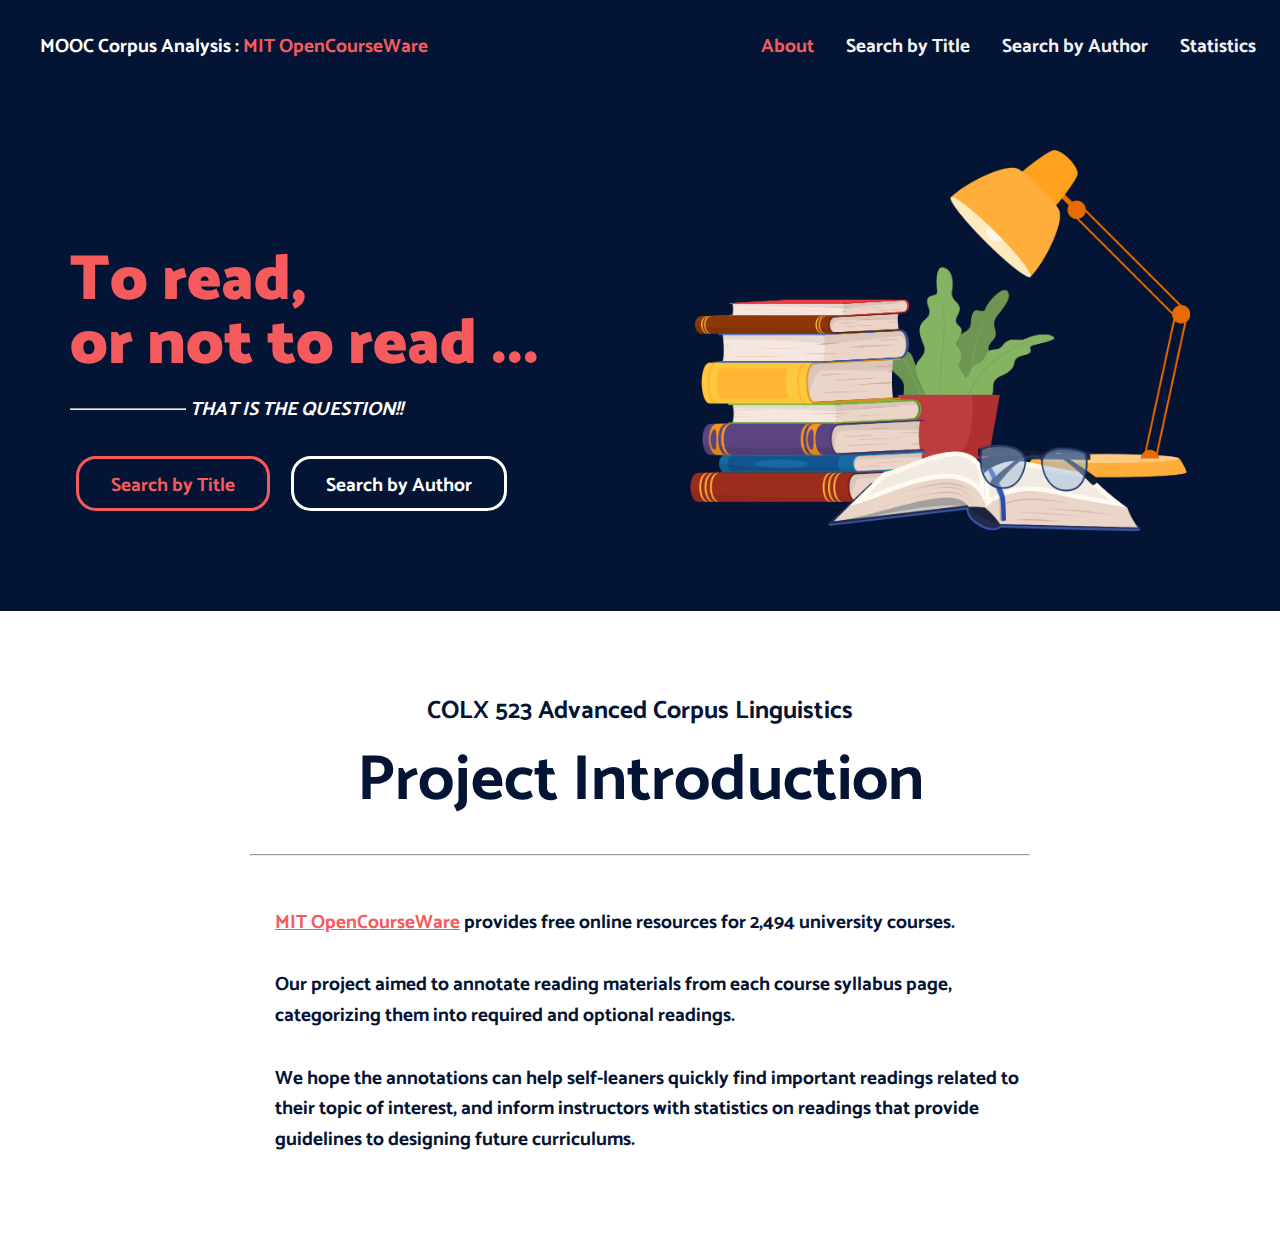
<file: index.html>
<!DOCTYPE html>
<html>

<head>
    <link rel="stylesheet" href="static/css/about.css">
    <link rel="stylesheet" href="static/css/search.css">
    <link rel="stylesheet" href="static/css/stats.css">
</head>


<!-- nav bar -->
<nav class="navbar">
    <div class="container">
      <p class="logo">
        <span>MOOC Corpus Analysis : </span>
        <span class="coral"> MIT OpenCourseWare</span>
      </p>
      <ul class="nav">
        <li><a href="index.html" class='active-page'>About</a></li>
        <li><a href="search-by-title.html">Search by Title</a></li>
        <li><a href="search-by-author.html">Search by Author</a></li>
        <li><a href="statistics.html">Statistics</a></li>
      </ul>
  	</div>
  </nav>
<!-- nav bar -->

 
<!-- showcase -->
<section class="section-showcase" style="height=100vh;">
<div class="container">
  <div style="margin-top:100px;">
	<h1>To read,</h1>
	<h1>or not to read ...</h1>
	  <div style='text-align:left'><hr style='display:inline-block;width:20%;text-align:left;margin-top:30px;margin-bottom:5px' /> <em>THAT IS THE QUESTION!!</em></div>

      <a href="search-by-title.html" class="btn" id="title">Search by Title</a>
      <a href="search-by-author.html" class="btn" id="author">Search by Author</a>

  </div>
  
  <div>
	<img src="../static/img/foreground.png" width=500px  alt="" />
  </div>
</div>
</section>
<!-- showcase -->

<!-- About -->
<section class="section-large-text">
	<div class="section-large-text-inner">
		<h3 style="align-self: center;">COLX 523 Advanced Corpus Linguistics</h3>
		<h2 style="align-self: center;">Project Introduction</h2>
		<hr width=100% style="margin-top:20px; margin-bottom:20px;h">
		<p><a href="https://ocw.mit.edu/courses">MIT OpenCourseWare</a> provides free online resources for 2,494 university courses.</p>
		<p>Our project aimed to annotate reading materials from each course syllabus page, categorizing them into required and optional readings.</p>
		<p>We hope the annotations can help self-leaners quickly find important readings related to their topic of interest, and inform instructors with statistics on readings that provide guidelines to designing future curriculums.</p>
	</div>
</section>

<!-- About -->

</html>
</file>
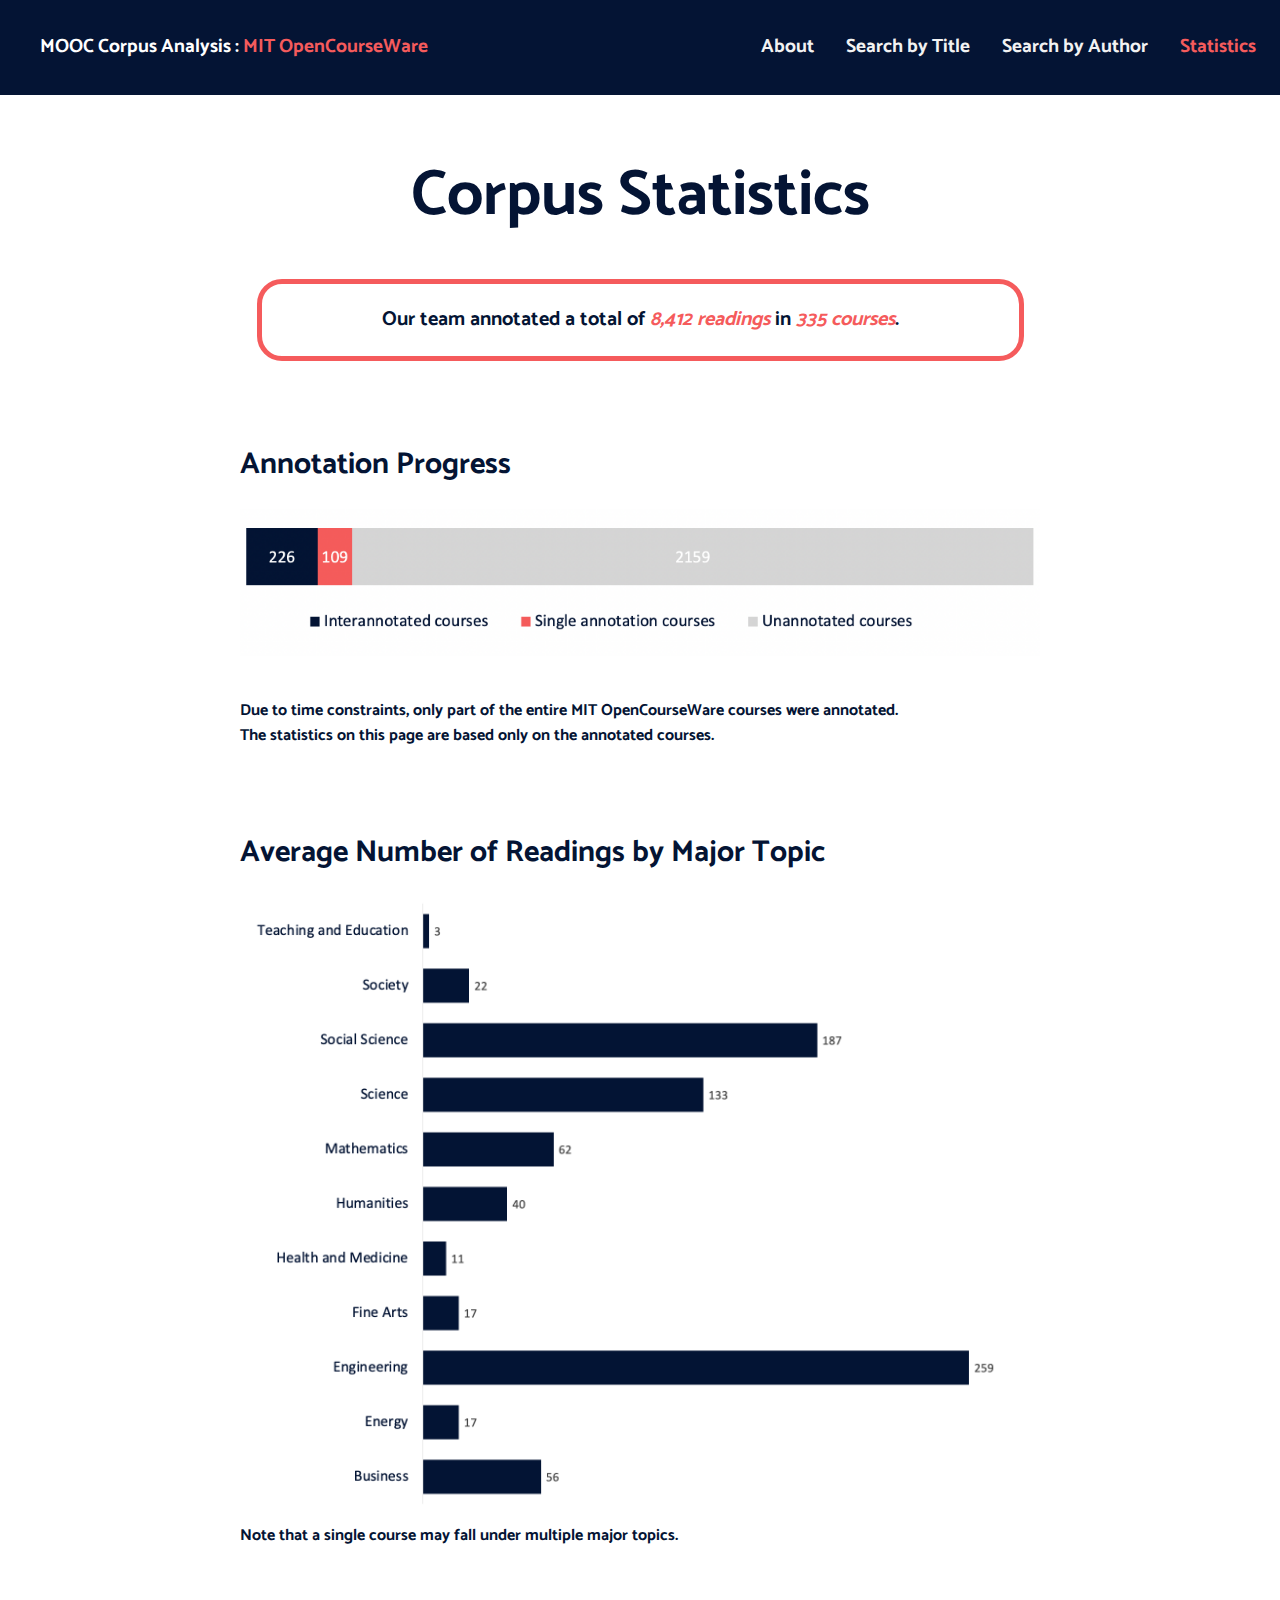
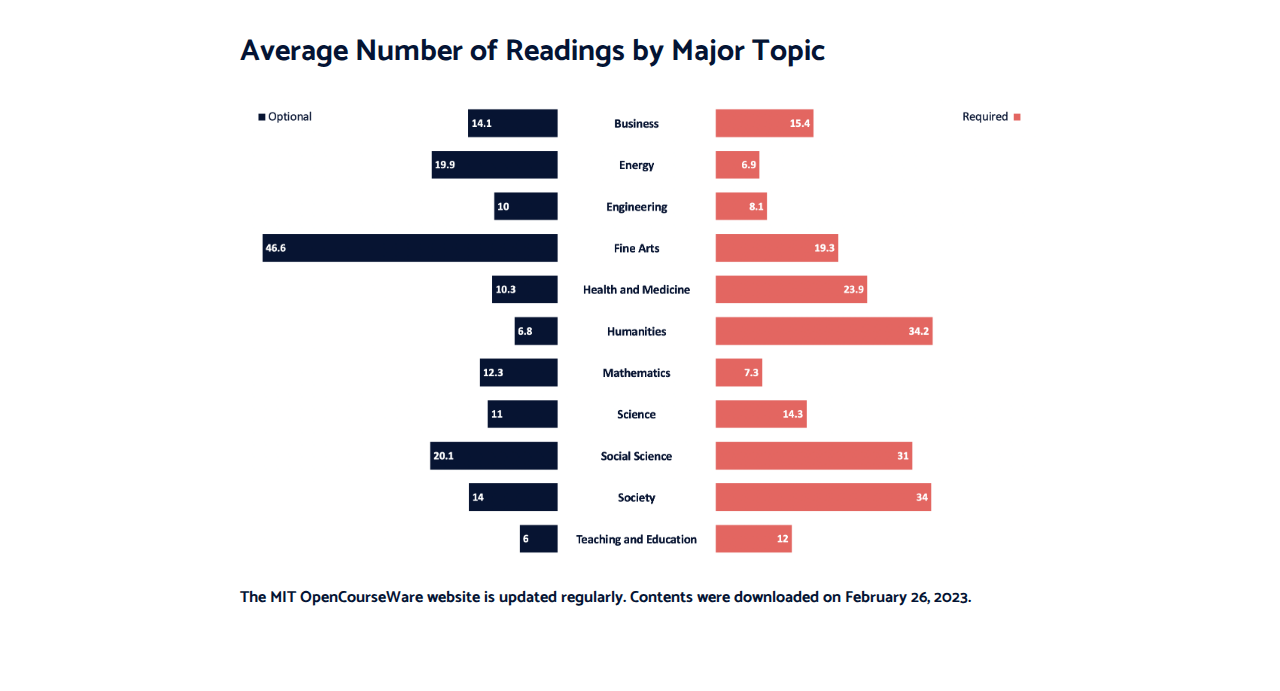
<file: statistics.html>
<!DOCTYPE html>
<html>

<head>
    <link rel="stylesheet" href="static/css/about.css">
    <link rel="stylesheet" href="static/css/search.css">
    <link rel="stylesheet" href="static/css/stats.css">
</head>

<!-- nav bar -->
<nav class="navbar">
    <div class="container">
      <p class="logo">
        <span>MOOC Corpus Analysis : </span>
        <span class="coral"> MIT OpenCourseWare</span>
      </p>
      <ul class="nav">
        <li><a href="index.html">About</a></li>
        <li><a href="search-by-title.html">Search by Title</a></li>
        <li><a href="search-by-author.html">Search by Author</a></li>
        <li><a href="statistics.html" class='active-page'>Statistics</a></li>
      </ul>
  </div>
  </nav>
<!-- nav bar -->


<!-- Statistics -->
<section id="stats" class="stats">
  <div class="stats-inner">
	<h2 align=center style="margin-bottom: 15px;">Corpus Statistics</h2>
	  <p id="rcorners" style="align-self: center; padding-left: 120px; padding-right: 120px; font-size: 20px;">Our team annotated a total of <em style="color: #f55b5c">8,412 readings</em> in <em style="color: #f55b5c">335 courses</em>.</p>
	<h3 style="font-size: 30px;;margin-top:80px;margin-bottom:20px;">Annotation Progress</h3>
	  <img src="static/img/course_stats.png"></img>
	<p><br>Due to time constraints, only part of the entire MIT OpenCourseWare courses were annotated.<br>The statistics on this page are based only on the annotated courses.</p>
	<h3 style="font-size: 30px;margin-top:80px;margin-bottom:20px;">Average Number of Readings by Major Topic</h3>
	  <img src="static/img/course_count_stats.png"></img>
    <p>Note that a single course may fall under multiple major topics.</p>
	<h3 style="font-size: 30px;margin-top:80px;margin-bottom:20px;">Average Number of Readings by Major Topic</h3>
	  <img src="static/img/avg_reading_stats.png"></img>
    <p>The MIT OpenCourseWare website is updated regularly. Contents were downloaded on February 26, 2023.</p>
  </div>
</section>

<!-- Statistics -->

</html>
</file>
<file: static/css/about.css>
@import url("https://fonts.googleapis.com/css2?family=Catamaran:wght@400;700&display=swap");

/* start_of_hero_program_intro_page */
:root {
  --primary-color: #041434;
  --secondary-color: #f55b5c;
  --light-color: #ffffff;
}

* {
  box-sizing: border-box;
  margin: 0;
  padding: 0;
}


body {
  line-height: 1.6;
  color: var(--primary-color);
  font-size: 1.2rem;
  font-weight: bold;
  background-color: #041434;
}

.light {
  color: var(--light-color);
}

.coral {
  color: var(--secondary-color);
}


h1 {
  font-size: 2em;
  font-weight: 1000;
  line-height: 1;
  color: var(--secondary-color);
}


a {
  color: var(--secondary-color);
}

ul {
  list-style: none;
}

#rcorners {
  border-radius: 25px;
  border: 5px solid var(--secondary-color);
  padding: 20px;
}



/* showcase section */

.section-showcase {
  margin-top: 50px;
	margin-bottom: 20px;
	margin-left: 20px;
}


.section-showcase .container {
  display: grid;
  grid-template-columns: 1fr 1fr;
  align-items: left;
  justify-content: left;
	text-align: left;
  padding-top: 100px;
  padding-bottom: 60px;
padding-left: 50px;
	padding-right:50px;
}

.section-showcase h1 {
  font-size: 4rem;
  color: var(--secondary-color);
}


.section-showcase img {
  display: block;
  margin: auto;
}



/* large text section */


.section-large-text {
  background-color: var(--light-color);
  color: var(--primary-color);
}

.section-large-text-inner {
  color: var(--primary-color);
  height: 100%;
  display: flex;
  flex-direction: column;
  align-items: left;
  justify-content: center;
  text-align: left;
  margin: auto;
  max-width: 780px;
  padding: 5rem 0;
}

.section-large-text-inner h2 {
  font-size: 4rem;
}

.section-large-text-inner h3 {
  font-size: 25px;
}

.section-large-text-inner p {
  font-size: 1.2rem;
	margin-left: 25px;
  margin-top: 2rem;
}

.section-large-text-inner img{
  width: 100%;
  display: block;
}


/* navbar */
.navbar {
  font-size: 1.2rem;
	background-color: var(--primary-color);
	position:fixed;
	top: 0;
  	padding: 2rem 0.5rem;
	padding-left: 40px;
	width: 100%;
	
}

/* Links inside the navbar */
.navbar a {
  float: left;
  display: block;
  color: #f2f2f2;
  text-align: center;
  padding: 11px;
  text-decoration: none;
}


.navbar .container {
  display: grid;
  grid-template-columns: repeat(2, 1fr);
  gap: 1rem;
}


.navbar ul {
  display: flex;
  justify-self: flex-end;
  align-items: center;
  justify-content: center;
}

.navbar a {
  padding: 0 1rem;
}

a.active-page, a:hover {
  color: var(--secondary-color);
}
/* end_of_hero_program_intro_page */


/* buttons */
.btn {
  height: 55px;
  margin-top: 30px;
  display: inline-block;
  color: var(--primary-color);
  padding: 1rem 2rem;
  cursor: pointer;
  font-size: 1.2rem;
  border-radius: 20px;
  text-decoration: none;
  text-align: center;
  padding-top: 12.5px;
}

#title{
  margin-left: 1%;
  background-color: transparent;
  color: var(--secondary-color);
  border-color: var(--secondary-color);
  border-style: solid;
  
}
#title:hover{
    background-color: var(--light-color);
    border-color: var(--light-color);
  }

#author{
  background-color: transparent;
  margin-left: 3%;
  color: var(--light-color);
  border-color: var(--light-color);
  border-style: solid;
}

#author:hover{
  background-color: var(--secondary-color);
  border-color: var(--secondary-color);
  color: var(--primary-color);
}

/* end of buttons */
</file>
<file: static/css/search.css>
@import url("https://fonts.googleapis.com/css2?family=Catamaran:wght@400;700&display=swap");
/* start_of_search_page */

body {
  font-family: "Catamaran", sans-serif;
  line-height: 1.6;
  color: var(--ternary-color);
  font-size: 1.2rem;
  font-weight: bold;
}

:root {
  --primary-color: #041434;
  --secondary-color: #f55b5c;
  --ternary-color: #ffffff;
  --light-color: #ffffff;
}

.search {
  width: 852px;
  margin: auto;
  padding: 16px;
}

.search p {
  padding: 0.3rem;

}
.wrapper {
  margin-top: 150px;
}

.search-container {
  margin-top: 0 px;
  padding: 0.2rem;
  display: flex;
	gap: 10px;
  align-content: stretch;
}

.flex-container {
  background: var(--ternary-color);
  margin: 50px 0 0 0;
  width: 100%;
  height: 500px;
  overflow-y: scroll;
  color: var(--primary-color);
  padding-left: 20%;
  padding-right: 20%;
  border-radius: 5px;
  font-size: 15px;
}


select {
  width: 30%;
  min-height: 40px;
  padding-left: 10px;
  margin: 0 8px 0 0;
  border: 1px solid #fff;
  border-radius: 5px;
  height: 30px;
  color: var(--primary-color);
  background: var(--ternary-color);
}

.button {
	width: 20%;
  padding: 8px 16px;
  min-height: 40px;
  min-width: 10px;
  word-wrap: nowrap;
  background: white;
	border-color: white;
  color: var(--primary-color);
  border-radius: 5px;
}

select {
    order: 0;
    align-self: auto;
}

.search {
  flex: 2 1 auto;
}

.button {
    order: 4;
    flex: 0 1 auto;
    align-self: auto;
}

.button:hover {
  background-color: var(--secondary-color);
	color: white;
	border-color: var(--secondary-color);
}

quote {
    word-spacing: 1.1em;
}

table {
	border: none;
	border-collapse: collapse;
}

table th{ 
	border: 2px solid white;
	background-color: #6a7384;
	color: white;
	padding: 10px;

	border-radius: 5px;
	text-align: center;
}

table td{ 
	padding: 10px;
	border: none;
	border-bottom: 1px solid #6a7384;
}
/* end_of_search_page */
</file>
<file: static/css/stats.css>
.stats {
  background-color: var(--light-color);
  color: var(--primary-color);

}

.stats-inner {
  color: var(--primary-color);
  height: 100%;
  display: flex;
  flex-direction: column;
  align-items: left;
  justify-content: left;
  text-align: left;
	margin: auto;
  margin-top: 50px;
  max-width: 800px;
  padding: 5rem 0;
}

.stats-inner h2 {
  font-size: 4rem;
  margin-top: 1rem;
}

.stats-inner h3 {
  font-size: 2rem;
  margin-top: 1rem;
}


.stats-inner p {
  font-size: 1rem;
  margin-top: 1rem;
}

.stats-inner img{
  width: 100%;
  display: block;
}



#rcorners {
  border-radius: 25px;
  border: 5px solid var(--secondary-color);
  padding: 20px;
}
</file>
